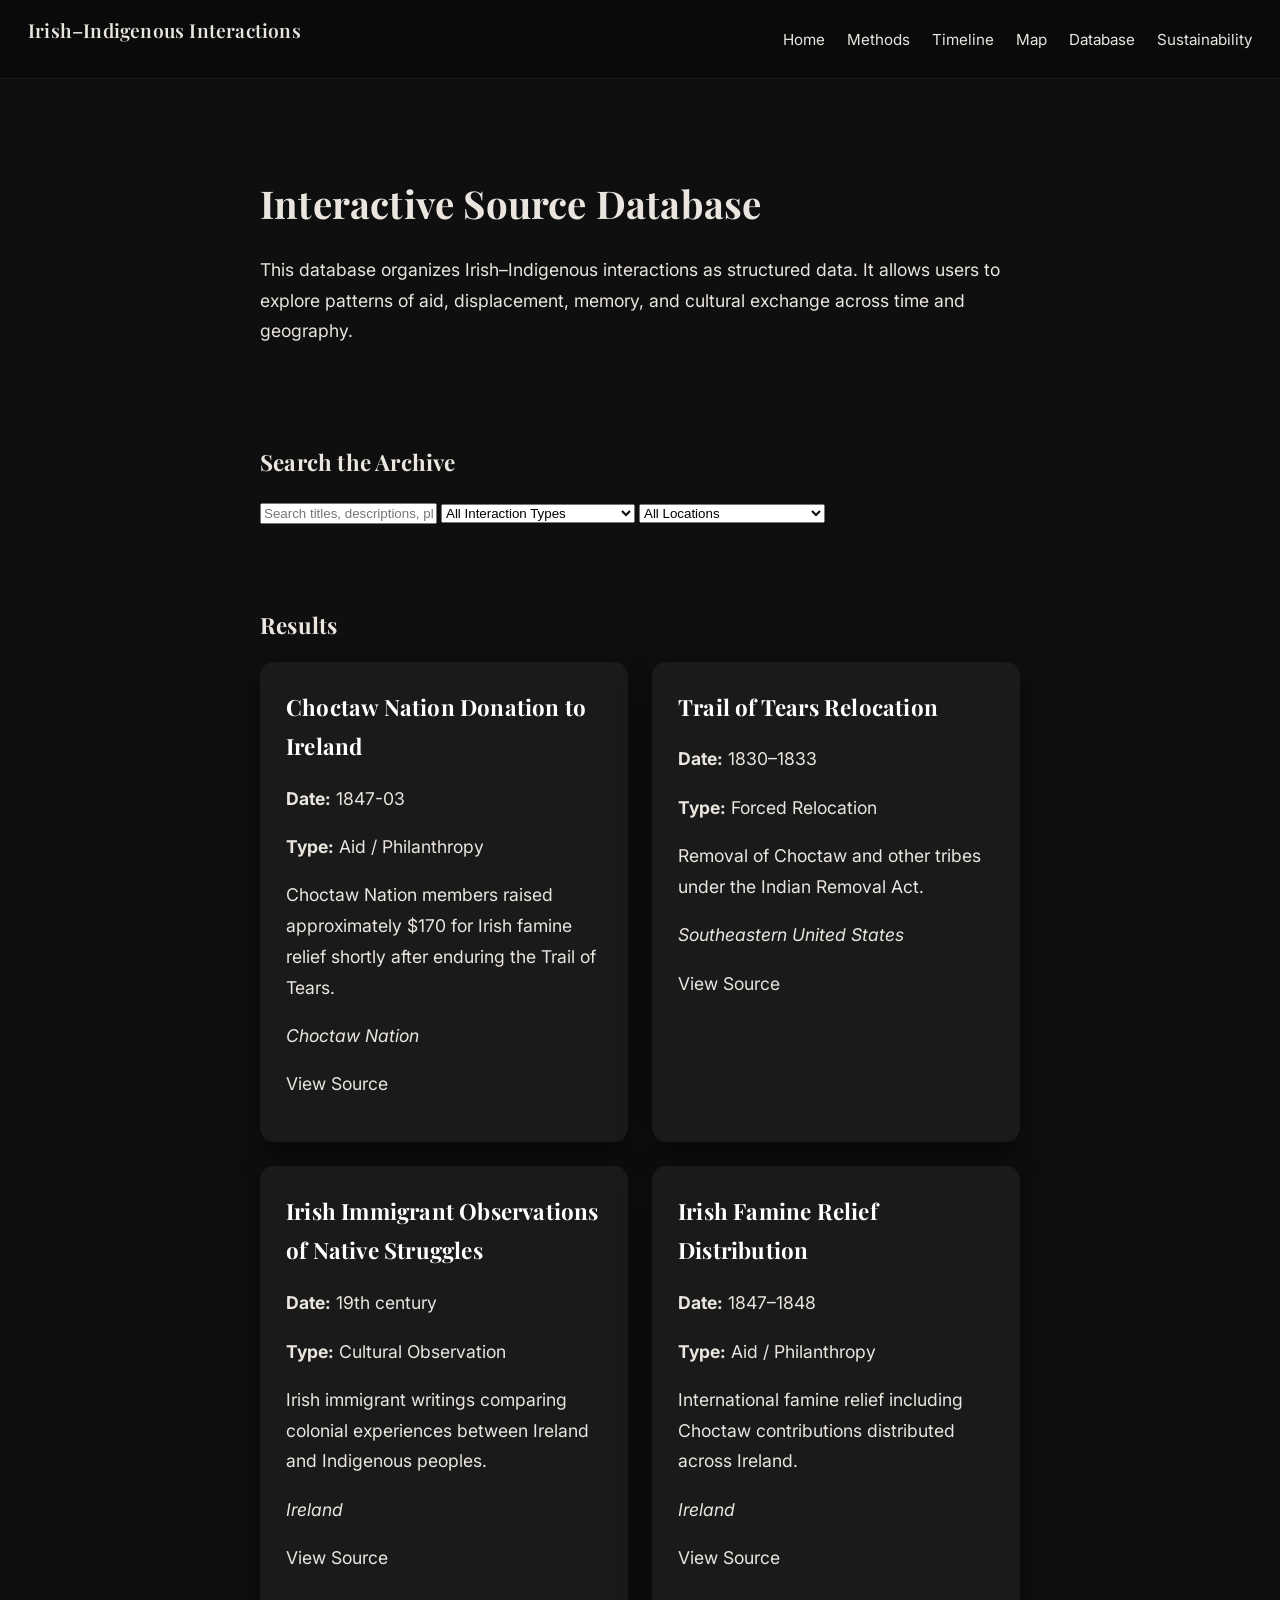
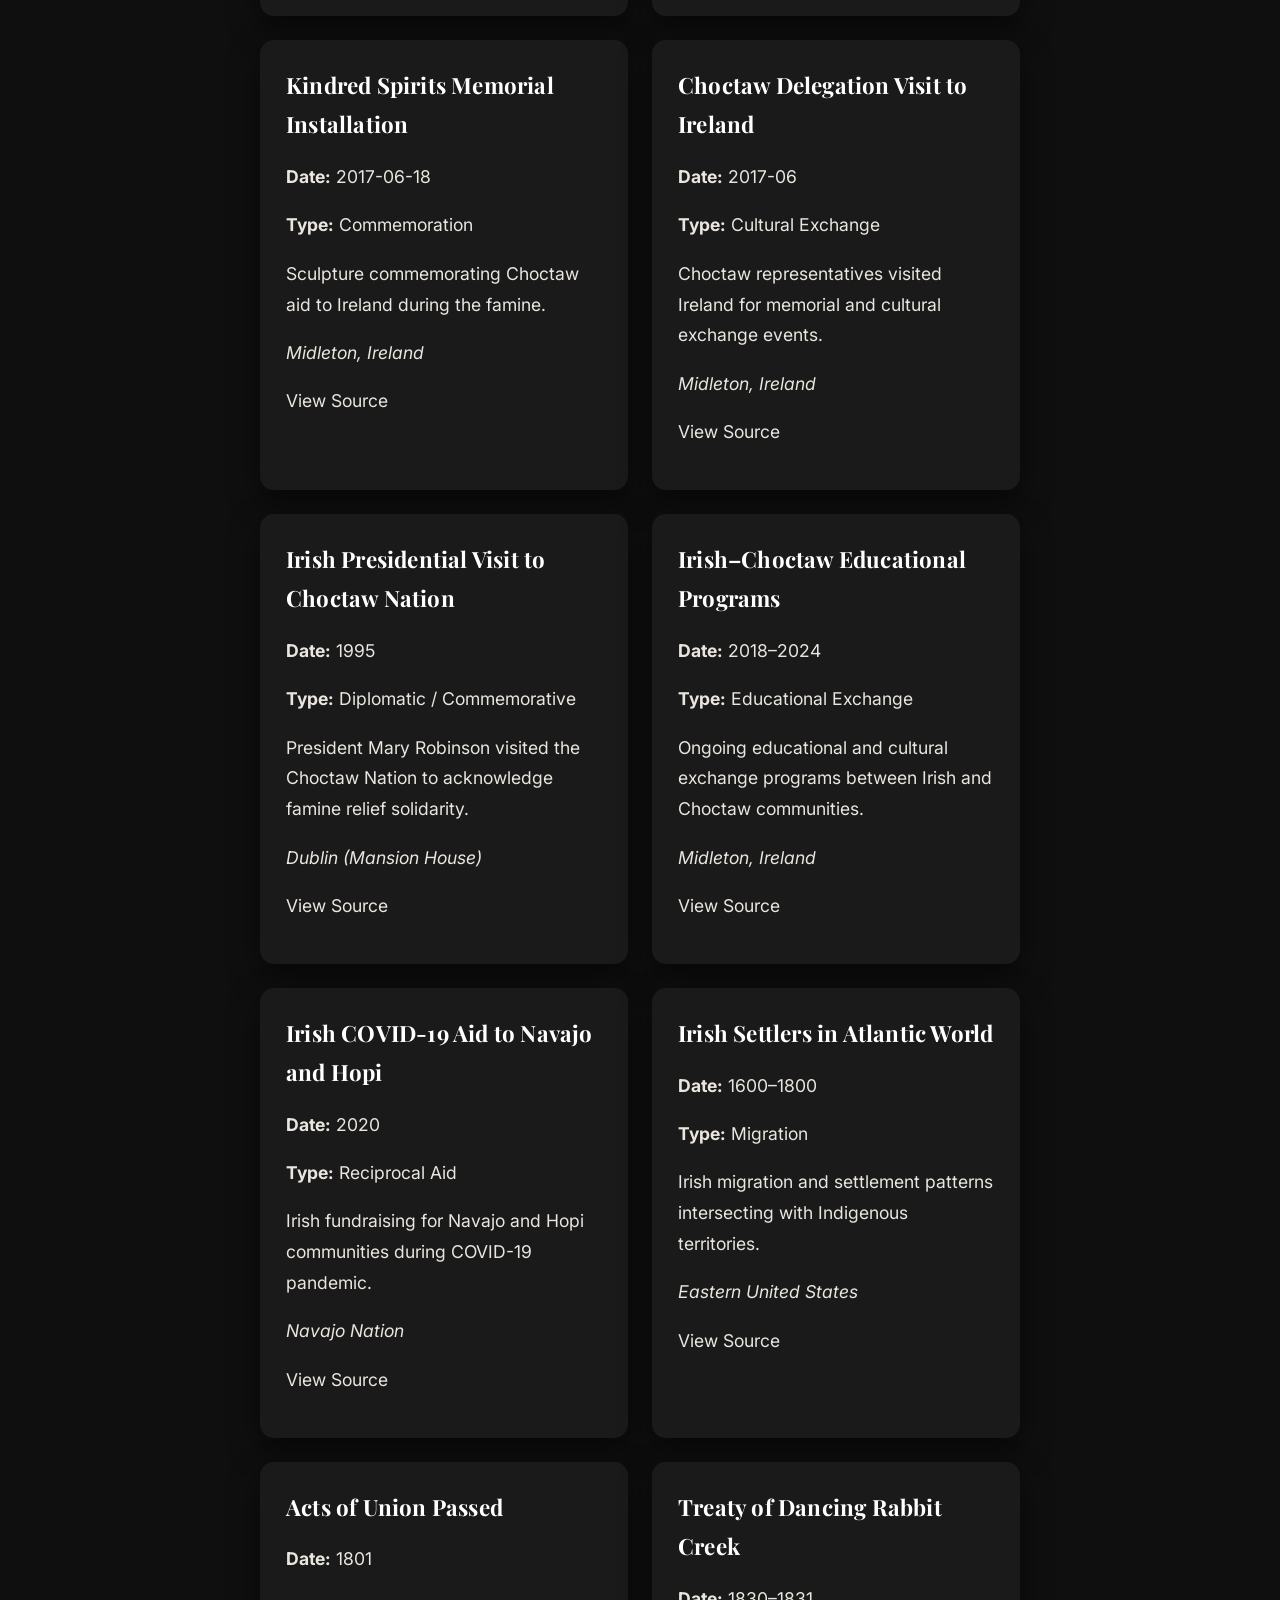
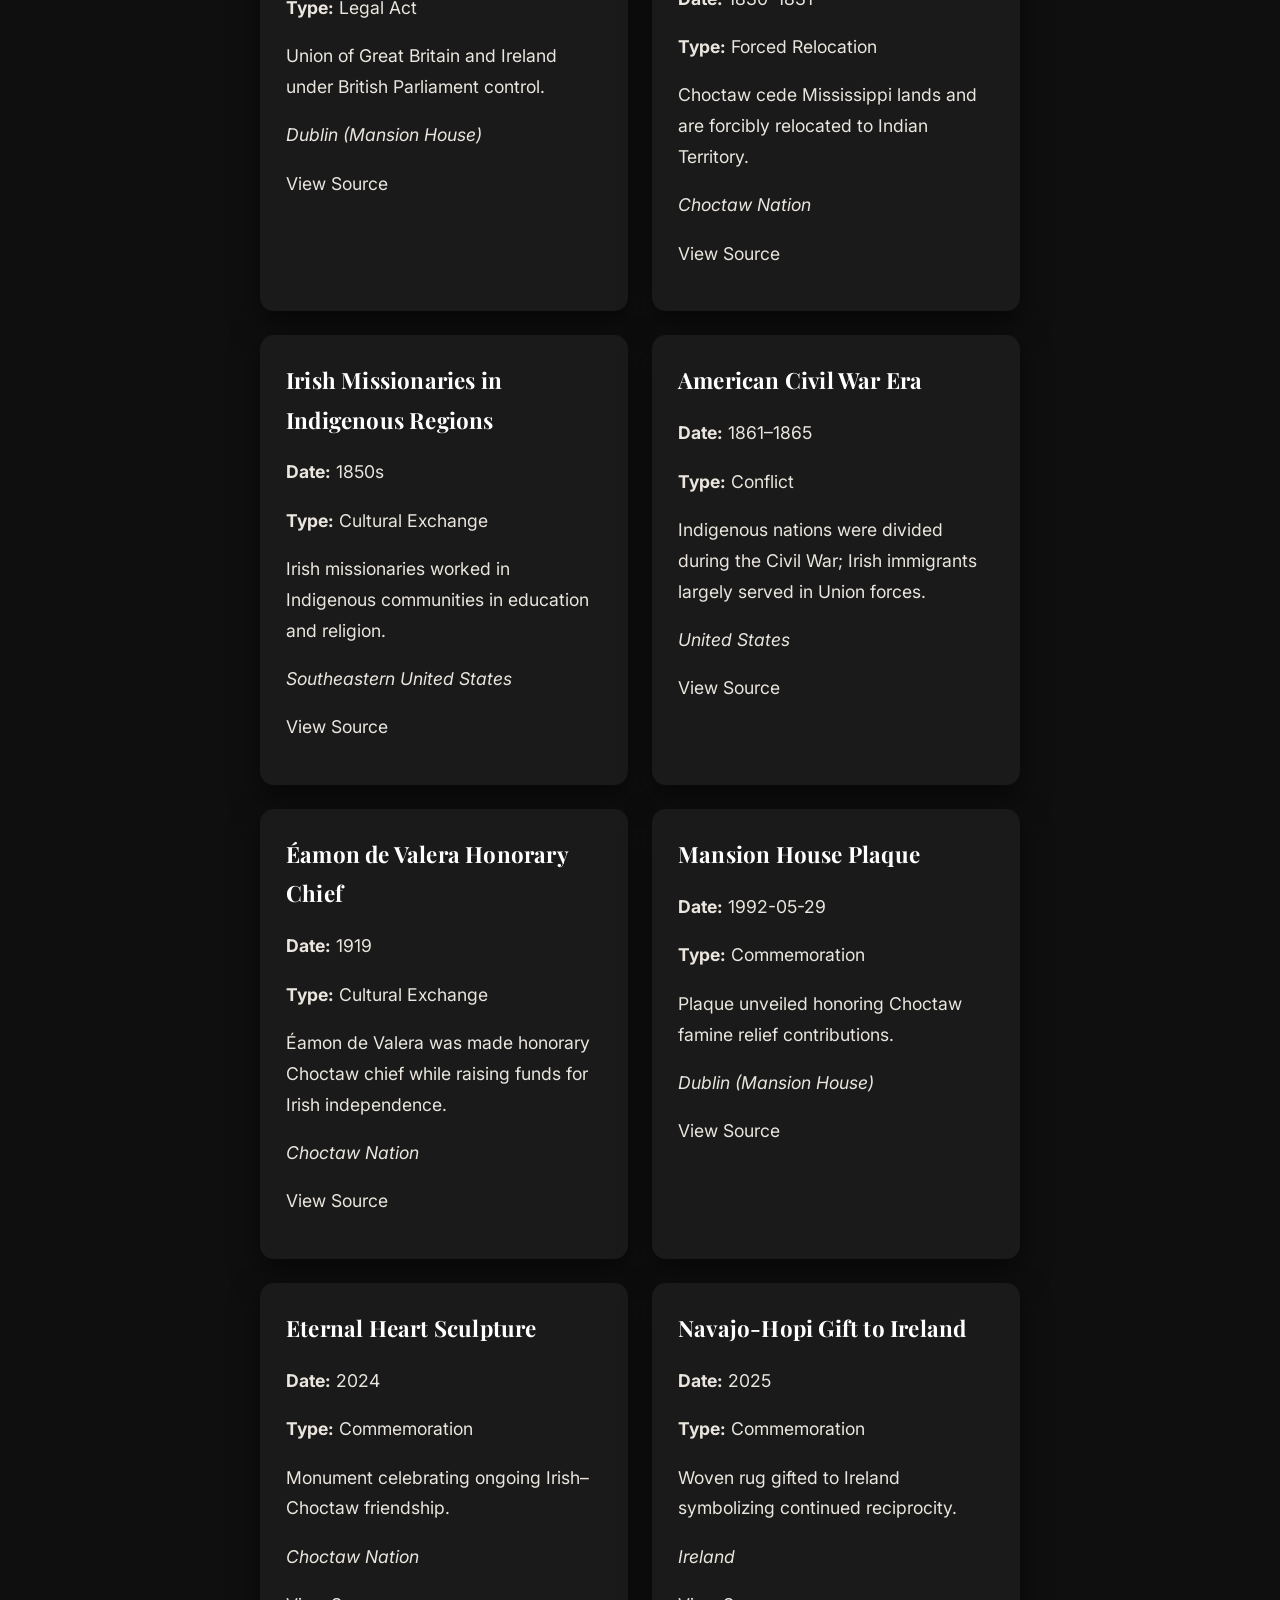
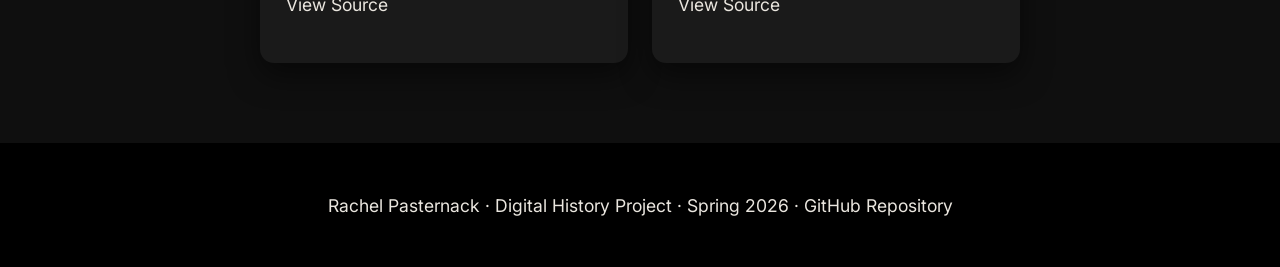
<file: database.html>
<!DOCTYPE html>
<html lang="en"> 
<head>
  <meta charset="UTF-8" />
  <meta name="viewport" content="width=device-width, initial-scale=1.0" />

  <title>Database | Irish–Indigenous Interactions</title>

  <link rel="stylesheet" href="style.css" />
  <link href="https://fonts.googleapis.com/css2?family=Playfair+Display:wght@400;700&family=Inter:wght@300;400;600&display=swap" rel="stylesheet">

  <meta name="description" content="Searchable database of Irish–Indigenous historical interactions, solidarity networks, and commemorative events.">
</head>

<body>

<nav>
  <div class="nav-container">
    <h1 class="logo">Irish–Indigenous Interactions</h1>

    <div class="nav-links">
      <a href="index.html">Home</a>
      <a href="methods.html">Methods</a>
      <a href="timeline.html">Timeline</a>
      <a href="map.html">Map</a>
      <a href="database.html" aria-current="page">Database</a>
      <a href="sustainability.html">Sustainability</a>
    </div>
  </div>
</nav>

<header class="section">
  <div class="container">

    <h2>Interactive Source Database</h2>

    <p>
      This database organizes Irish–Indigenous interactions as structured data.
      It allows users to explore patterns of aid, displacement, memory, and cultural exchange across time and geography.
    </p>

  </div>
</header>

<section class="section-light">
  <div class="container">

    <h3>Search the Archive</h3>

    <div class="filter-bar">

      <input type="text" id="searchInput" class="filter-input"
        placeholder="Search titles, descriptions, places..." />

      <select id="filterType" class="filter-select">
        <option value="">All Interaction Types</option>
      </select>

      <select id="filterPlace" class="filter-select">
        <option value="">All Locations</option>
      </select>

    </div>

  </div>
</section>

<section class="section section-alt">
  <div class="container">

    <h3>Results</h3>
    <div id="cardContainer" class="grid"></div>

  </div>
</section>

<script>

/* =========================
   DATASET
========================= */

const allData = [

{
id:"E001",
title:"Choctaw Nation Donation to Ireland",
start_date:"1847-03",
lat:34.738,
lng:-95.882,
interaction_type:"Aid / Philanthropy",
place:"Choctaw Nation",
description:"Choctaw Nation members raised approximately $170 for Irish famine relief shortly after enduring the Trail of Tears.",
source:"https://www.choctawnation.com/news/iti-fabvssa/an-act-of-empathy"
},

{
id:"E002",
title:"Trail of Tears Relocation",
start_date:"1830–1833",
lat:33,
lng:-85,
interaction_type:"Forced Relocation",
place:"Southeastern United States",
description:"Removal of Choctaw and other tribes under the Indian Removal Act.",
source:"https://www.loc.gov/item/2024791363/"
},

{
id:"E003",
title:"Irish Immigrant Observations of Native Struggles",
start_date:"19th century",
lat:53.142,
lng:-7.692,
interaction_type:"Cultural Observation",
place:"Ireland",
description:"Irish immigrant writings comparing colonial experiences between Ireland and Indigenous peoples.",
source:"https://dp.la/item/68b227cc618f4f93f48f9aba16c53f24/"
},

{
id:"E004",
title:"Irish Famine Relief Distribution",
start_date:"1847–1848",
lat:53,
lng:-8,
interaction_type:"Aid / Philanthropy",
place:"Ireland",
description:"International famine relief including Choctaw contributions distributed across Ireland.",
source:"https://www.choctawnation.com/news/iti-fabvssa/an-act-of-empathy/"
},

{
id:"E005",
title:"Kindred Spirits Memorial Installation",
start_date:"2017-06-18",
lat:51.916,
lng:-8.168,
interaction_type:"Commemoration",
place:"Midleton, Ireland",
description:"Sculpture commemorating Choctaw aid to Ireland during the famine.",
source:"https://www.corkcoco.ie/en/resident/planning-and-development/public-consultations/closed-part-8-development-consultation/part-8-proposed-installation-of-36-m-high-statue-and-ancillary-site-works-at-five-foot-way-carpark"
},

{
id:"E006",
title:"Choctaw Delegation Visit to Ireland",
start_date:"2017-06",
lat:51.916,
lng:-8.168,
interaction_type:"Cultural Exchange",
place:"Midleton, Ireland",
description:"Choctaw representatives visited Ireland for memorial and cultural exchange events.",
source:"https://www.choctawnation.com/about/history/irish-connection/"
},

{
id:"E007",
title:"Irish Presidential Visit to Choctaw Nation",
start_date:"1995",
lat:53.343,
lng:-6.254,
interaction_type:"Diplomatic / Commemorative",
place:"Dublin (Mansion House)",
description:"President Mary Robinson visited the Choctaw Nation to acknowledge famine relief solidarity.",
source:"https://president.ie/en/results?keywords=mary+robinson+choctaw"
},

{
id:"E008",
title:"Irish–Choctaw Educational Programs",
start_date:"2018–2024",
lat:51.916,
lng:-8.168,
interaction_type:"Educational Exchange",
place:"Midleton, Ireland",
description:"Ongoing educational and cultural exchange programs between Irish and Choctaw communities.",
source:"https://www.ireland.ie/en/usa/austin/news-and-events/news-archive/visit-by-taoiseach-leo-varadkar-to-the-choctaw-nation/"
},

{
id:"E009",
title:"Irish COVID-19 Aid to Navajo and Hopi",
start_date:"2020",
lat:36.107,
lng:-109.067,
interaction_type:"Reciprocal Aid",
place:"Navajo Nation",
description:"Irish fundraising for Navajo and Hopi communities during COVID-19 pandemic.",
source:"https://www.ireland.ie/en/usa/austin/news-and-events/news-archive/covid-19-travel-advice/"
},

{
id:"E012",
title:"Irish Settlers in Atlantic World",
start_date:"1600–1800",
lat:22,
lng:-67,
interaction_type:"Migration",
place:"Eastern United States",
description:"Irish migration and settlement patterns intersecting with Indigenous territories.",
source:"https://www.loc.gov/item/01011512/"
},

{
id:"E013",
title:"Acts of Union Passed",
start_date:"1801",
lat:53.343,
lng:-6.254,
interaction_type:"Legal Act",
place:"Dublin (Mansion House)",
description:"Union of Great Britain and Ireland under British Parliament control.",
source:"https://www.parliament.uk/about/living-heritage/evolutionofparliament/legislativescrutiny/parliamentandireland/collections/ireland/act-of-union-1800/"
},

{
id:"E014",
title:"Treaty of Dancing Rabbit Creek",
start_date:"1830–1831",
lat:34.738,
lng:-95.882,
interaction_type:"Forced Relocation",
place:"Choctaw Nation",
description:"Choctaw cede Mississippi lands and are forcibly relocated to Indian Territory.",
source:"https://www.loc.gov/item/2022689491/"
},

{
id:"E015",
title:"Irish Missionaries in Indigenous Regions",
start_date:"1850s",
lat:33,
lng:-85,
interaction_type:"Cultural Exchange",
place:"Southeastern United States",
description:"Irish missionaries worked in Indigenous communities in education and religion.",
source:"https://www.loc.gov/item/36016634/"
},

{
id:"E016",
title:"American Civil War Era",
start_date:"1861–1865",
lat:34.738,
lng:-95.882,
interaction_type:"Conflict",
place:"United States",
description:"Indigenous nations were divided during the Civil War; Irish immigrants largely served in Union forces.",
source:"https://www.loc.gov/search/?q=irish+soldiers+civil+war"
},

{
id:"E018",
title:"Éamon de Valera Honorary Chief",
start_date:"1919",
lat:34.738,
lng:-95.882,
interaction_type:"Cultural Exchange",
place:"Choctaw Nation",
description:"Éamon de Valera was made honorary Choctaw chief while raising funds for Irish independence.",
source:"https://catalogue.nli.ie/Collection/vtls000512255"
},

{
id:"E020",
title:"Mansion House Plaque",
start_date:"1992-05-29",
lat:53.343,
lng:-6.254,
interaction_type:"Commemoration",
place:"Dublin (Mansion House)",
description:"Plaque unveiled honoring Choctaw famine relief contributions.",
source:"https://www.dublincity.ie/culture-art-and-film/arts-culture-and-public-spaces/mansion-house"
},

{
id:"E022",
title:"Eternal Heart Sculpture",
start_date:"2024",
lat:34.738,
lng:-95.882,
interaction_type:"Commemoration",
place:"Choctaw Nation",
description:"Monument celebrating ongoing Irish–Choctaw friendship.",
source:"https://www.choctawnation.com/news/news-releases/choctaw-nation-unveils-eternal-heart-sculpture/"
},

{
id:"E023",
title:"Navajo-Hopi Gift to Ireland",
start_date:"2025",
lat:36.107,
lng:-109.067,
interaction_type:"Commemoration",
place:"Ireland",
description:"Woven rug gifted to Ireland symbolizing continued reciprocity.",
source:"https://www.oireachtas.ie/"
}

];

/* =========================
   RENDER + FILTER LOGIC
========================= */

function createCard(item) {
  const card = document.createElement('article');
  card.className = 'card';

  card.innerHTML = `
    <h3>${item.title}</h3>
    <p><strong>Date:</strong> ${item.start_date}</p>
    <p><strong>Type:</strong> ${item.interaction_type}</p>
    <p>${item.description}</p>
    <p><em>${item.place}</em></p>
    <p><a href="${item.source}" target="_blank">View Source</a></p>
  `;

  return card;
}

function renderCards(data) {
  const container = document.getElementById('cardContainer');
  container.innerHTML = '';
  data.forEach(item => container.appendChild(createCard(item)));
}

function applyFilters() {
  const search = document.getElementById('searchInput').value.toLowerCase();
  const type = document.getElementById('filterType').value;
  const place = document.getElementById('filterPlace').value;

  const filtered = allData.filter(d => {
    const text = `${d.title} ${d.description} ${d.place}`.toLowerCase();

    return (
      text.includes(search) &&
      (!type || d.interaction_type === type) &&
      (!place || d.place === place)
    );
  });

  renderCards(filtered);
}

/* INIT FILTERS */
function populateFilters() {
  const typeSel = document.getElementById('filterType');
  const placeSel = document.getElementById('filterPlace');

  [...new Set(allData.map(d => d.interaction_type))].forEach(t => {
    const o = document.createElement('option');
    o.value = t; o.textContent = t;
    typeSel.appendChild(o);
  });

  [...new Set(allData.map(d => d.place))].forEach(p => {
    const o = document.createElement('option');
    o.value = p; o.textContent = p;
    placeSel.appendChild(o);
  });
}

/* EVENTS */
document.getElementById('searchInput').addEventListener('input', applyFilters);
document.getElementById('filterType').addEventListener('change', applyFilters);
document.getElementById('filterPlace').addEventListener('change', applyFilters);

/* INIT */
populateFilters();
renderCards(allData);

</script>

<footer>
  <div class="container">
    <p>
      Rachel Pasternack · Digital History Project · Spring 2026 ·
      <a href="https://github.com/rapasternack/Digital-History" target="_blank">
        GitHub Repository
      </a>
    </p>
  </div>
</footer>

</body>
</html>
</file>
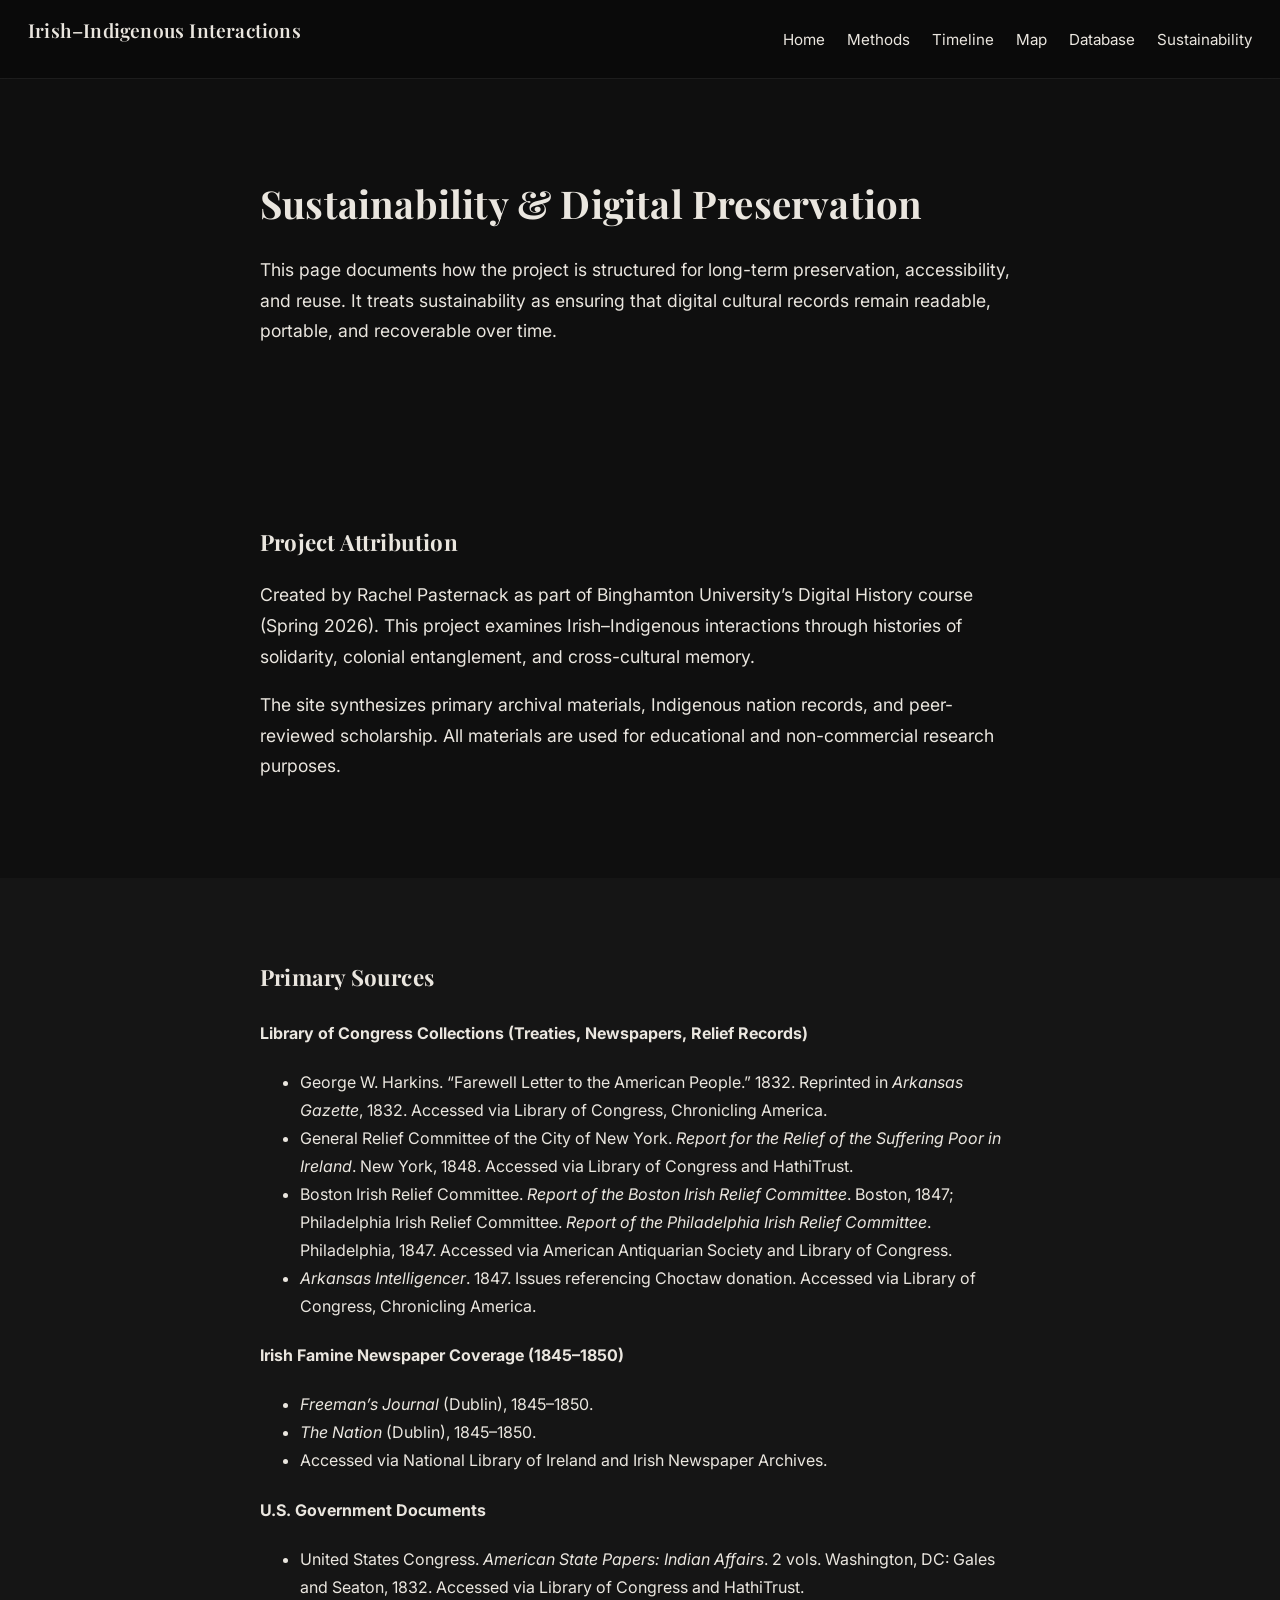
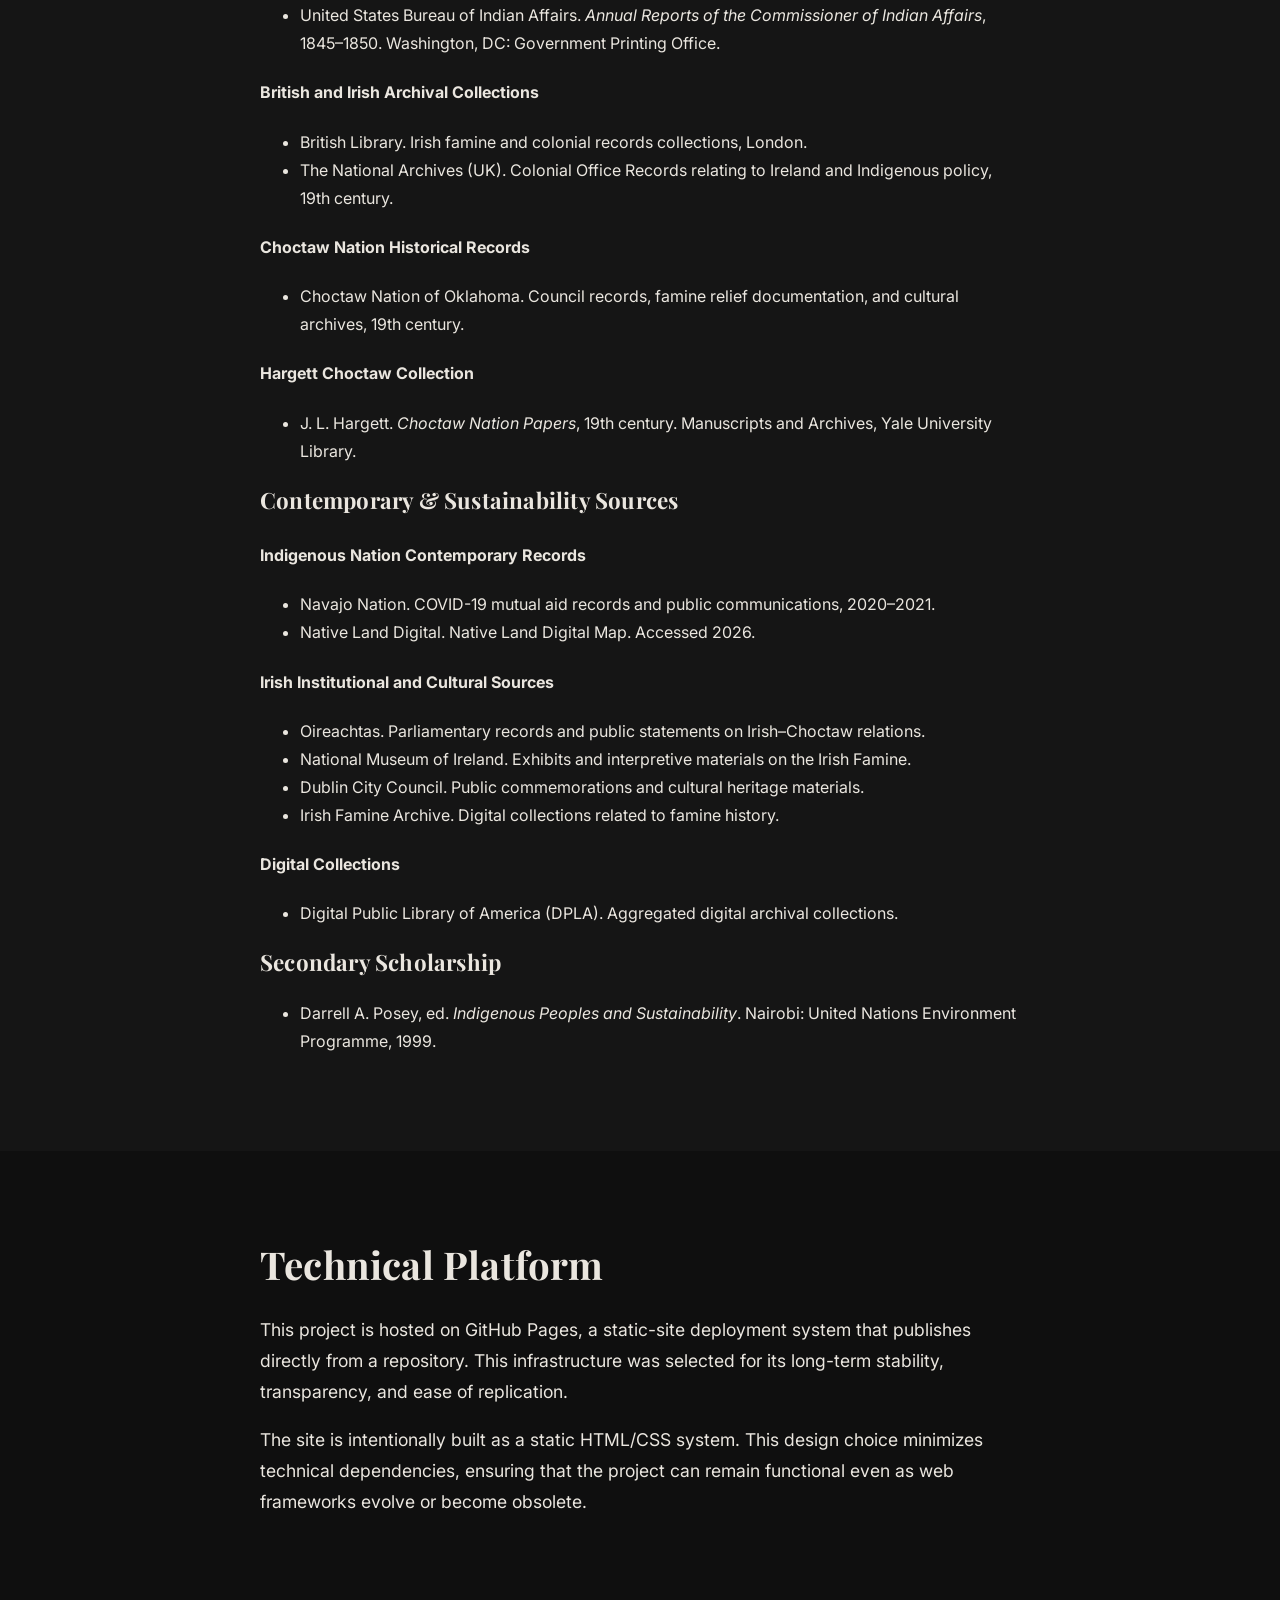
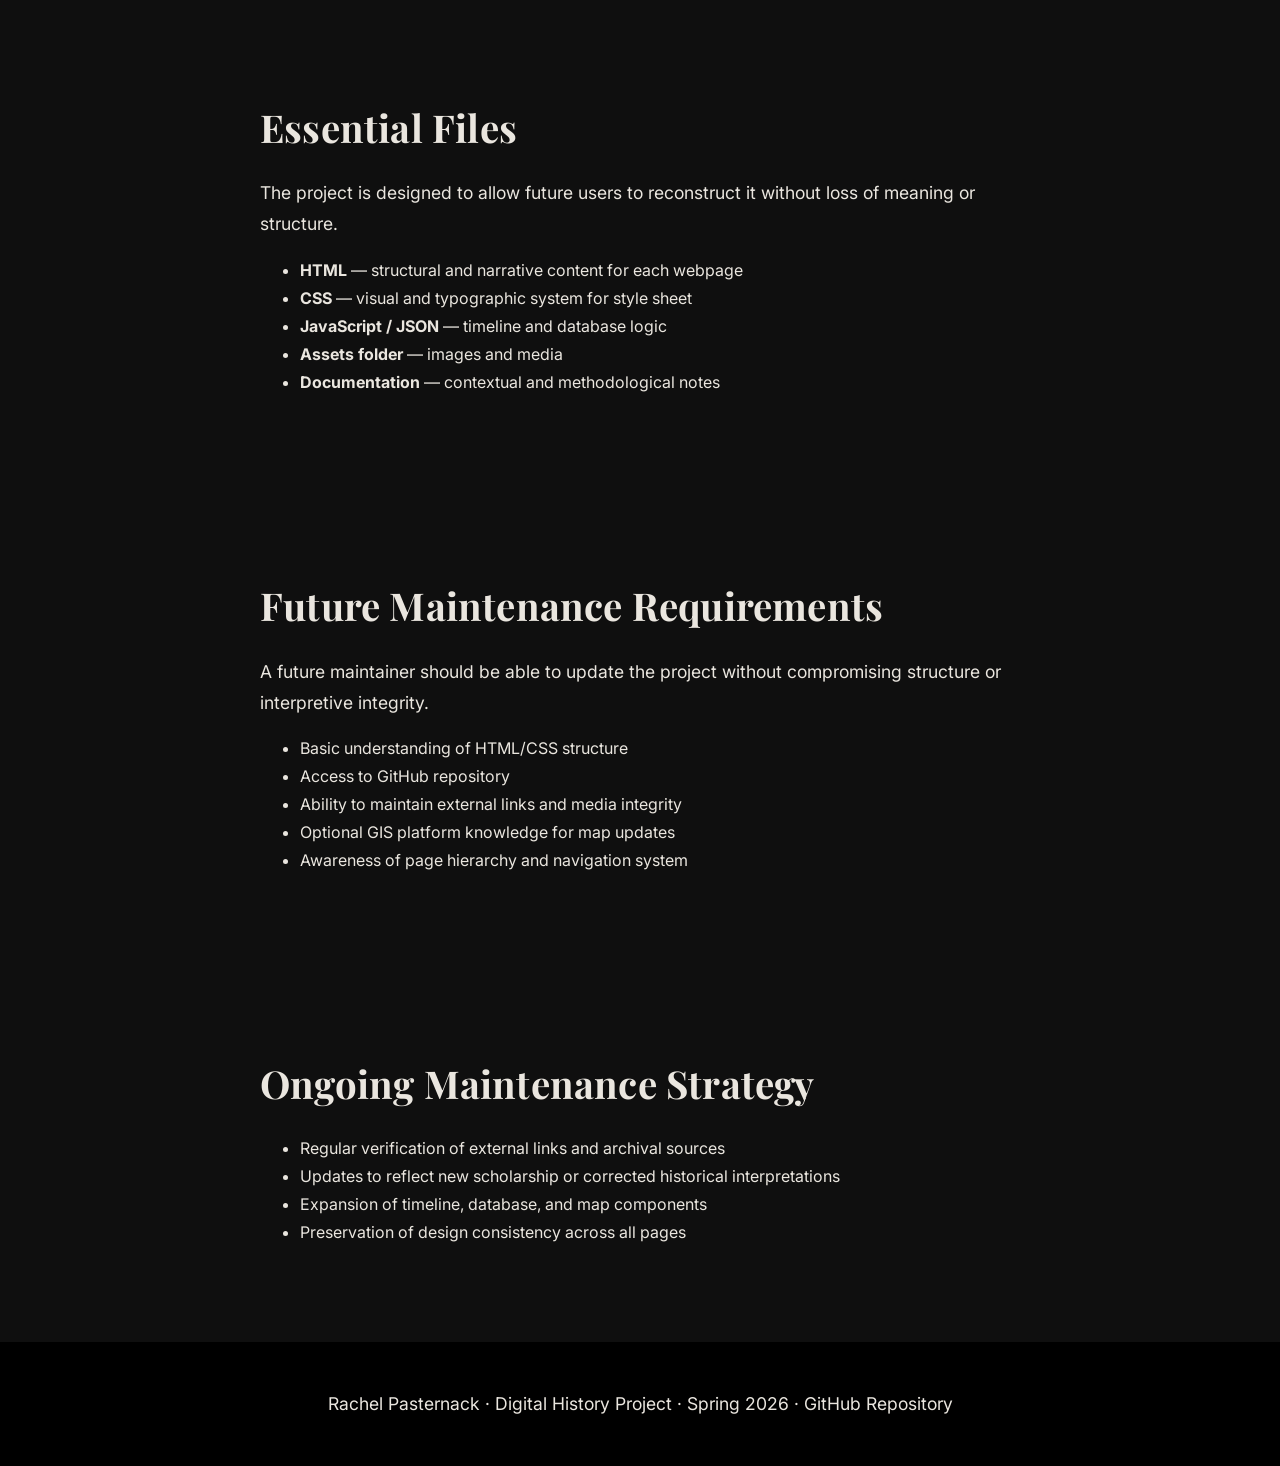
<file: sustainability.html>
<!DOCTYPE html>
<html lang="en">
<head> 
  <meta charset="UTF-8">
  <meta name="viewport" content="width=device-width, initial-scale=1.0">

  <title>Sustainability | Irish–Indigenous Interactions</title>

  <link rel="stylesheet" href="style.css">

  <link href="https://fonts.googleapis.com/css2?family=Playfair+Display:wght@400;700&family=Inter:wght@300;400;600&display=swap" rel="stylesheet">

  <meta name="description" content="Technical and archival sustainability documentation for the Irish–Indigenous Interactions digital history project.">
</head>

<body>

<!-- NAVIGATION -->
<nav>
  <div class="nav-container">
    <h1 class="logo">Irish–Indigenous Interactions</h1>

    <div class="nav-links">
      <a href="index.html">Home</a>
      <a href="methods.html">Methods</a>
      <a href="timeline.html">Timeline</a>
      <a href="map.html">Map</a>
      <a href="database.html">Database</a>
      <a href="sustainability.html" aria-current="page">Sustainability</a>
    </div>
  </div>
</nav>

<!-- HERO INTRO -->
<header class="section">
  <div class="container">

    <h2>Sustainability & Digital Preservation</h2>

    <p>
      This page documents how the project is structured for long-term preservation, accessibility, and reuse.
      It treats sustainability as ensuring that digital cultural records remain readable, portable, and recoverable over time.
    </p>

  </div>
</header>

<!-- CREDITS -->
<section class="section light">
  <div class="container">

    <h3>Project Attribution</h3>

    <p>
      Created by Rachel Pasternack as part of Binghamton University’s Digital History course (Spring 2026).
      This project examines Irish–Indigenous interactions through histories of solidarity, colonial entanglement,
      and cross-cultural memory.
    </p>

    <p>
      The site synthesizes primary archival materials, Indigenous nation records, and peer-reviewed scholarship.
      All materials are used for educational and non-commercial research purposes.
    </p>

  </div>
</section>

<!-- SOURCES -->
<section class="section dark">
  <div class="container">

    <h3>Primary Sources</h3>

    <h4>Library of Congress Collections (Treaties, Newspapers, Relief Records)</h4>
    <ul>
      <li>
        George W. Harkins. “Farewell Letter to the American People.” 1832. 
        Reprinted in <em>Arkansas Gazette</em>, 1832. 
        Accessed via <a href="https://www.loc.gov/" target="_blank">Library of Congress</a>, Chronicling America.
      </li>
      <li>
        General Relief Committee of the City of New York. 
        <em>Report for the Relief of the Suffering Poor in Ireland</em>. New York, 1848. 
        Accessed via Library of Congress and HathiTrust.
      </li>
      <li>
        Boston Irish Relief Committee. <em>Report of the Boston Irish Relief Committee</em>. Boston, 1847; 
        Philadelphia Irish Relief Committee. <em>Report of the Philadelphia Irish Relief Committee</em>. Philadelphia, 1847. 
        Accessed via American Antiquarian Society and Library of Congress.
      </li>
      <li>
        <em>Arkansas Intelligencer</em>. 1847. Issues referencing Choctaw donation. 
        Accessed via Library of Congress, Chronicling America.
      </li>
    </ul>

    <h4>Irish Famine Newspaper Coverage (1845–1850)</h4>
    <ul>
      <li>
        <em>Freeman’s Journal</em> (Dublin), 1845–1850.
      </li>
      <li>
        <em>The Nation</em> (Dublin), 1845–1850.
      </li>
      <li>
        Accessed via <a href="https://catalogue.nli.ie/" target="_blank">National Library of Ireland</a> 
        and Irish Newspaper Archives.
      </li>
    </ul>

    <h4>U.S. Government Documents</h4>
    <ul>
      <li>
        United States Congress. <em>American State Papers: Indian Affairs</em>. 2 vols. 
        Washington, DC: Gales and Seaton, 1832. 
        Accessed via Library of Congress and HathiTrust.
      </li>
      <li>
        United States Bureau of Indian Affairs. 
        <em>Annual Reports of the Commissioner of Indian Affairs</em>, 1845–1850. 
        Washington, DC: Government Printing Office.
      </li>
    </ul>

    <h4>British and Irish Archival Collections</h4>
    <ul>
      <li>
        <a href="https://www.bl.uk/" target="_blank">British Library</a>. 
        Irish famine and colonial records collections, London.
      </li>
      <li>
        <a href="https://www.nationalarchives.gov.uk/" target="_blank">The National Archives (UK)</a>. 
        Colonial Office Records relating to Ireland and Indigenous policy, 19th century.
      </li>
    </ul>

    <h4>Choctaw Nation Historical Records</h4>
    <ul>
      <li>
        Choctaw Nation of Oklahoma. Council records, famine relief documentation, 
        and cultural archives, 19th century.
      </li>
    </ul>

    <h4>Hargett Choctaw Collection</h4>
    <ul>
      <li>
        J. L. Hargett. <em>Choctaw Nation Papers</em>, 19th century. 
        Manuscripts and Archives, Yale University Library.
      </li>
    </ul>

    <h3>Contemporary & Sustainability Sources</h3>

    <h4>Indigenous Nation Contemporary Records</h4>
    <ul>
      <li>
        Navajo Nation. COVID-19 mutual aid records and public communications, 2020–2021.
      </li>
      <li>
        <a href="https://native-land.ca/" target="_blank">Native Land Digital</a>. 
        Native Land Digital Map. Accessed 2026.
      </li>
    </ul>

    <h4>Irish Institutional and Cultural Sources</h4>
    <ul>
      <li>
        <a href="https://www.oireachtas.ie/" target="_blank">Oireachtas</a>. 
        Parliamentary records and public statements on Irish–Choctaw relations.
      </li>
      <li>
        <a href="https://www.museum.ie/" target="_blank">National Museum of Ireland</a>. 
        Exhibits and interpretive materials on the Irish Famine.
      </li>
      <li>
        <a href="https://www.dublincity.ie/" target="_blank">Dublin City Council</a>. 
        Public commemorations and cultural heritage materials.
      </li>
      <li>
        Irish Famine Archive. Digital collections related to famine history.
      </li>
    </ul>

    <h4>Digital Collections</h4>
    <ul>
      <li>
        <a href="https://dp.la/" target="_blank">Digital Public Library of America (DPLA)</a>. 
        Aggregated digital archival collections.
      </li>
    </ul>

    <h3>Secondary Scholarship</h3>

    <ul>
      <li>
        Darrell A. Posey, ed. <em>Indigenous Peoples and Sustainability</em>. 
        Nairobi: United Nations Environment Programme, 1999.
      </li>
    </ul>

  </div>
</section>

<!-- PLATFORM -->
<section class="section section-alt">
  <div class="container">

    <h2>Technical Platform</h2>

    <p>
      This project is hosted on GitHub Pages, a static-site deployment system that publishes directly from a repository.
      This infrastructure was selected for its long-term stability, transparency, and ease of replication.
    </p>

    <p>
      The site is intentionally built as a static HTML/CSS system. This design choice minimizes technical dependencies,
      ensuring that the project can remain functional even as web frameworks evolve or become obsolete.
    </p>

  </div>
</section>

<!-- PRESERVATION -->
<section class="section">

  <div class="container">

    <h2>Essential Files</h2>

    <p>
      The project is designed to allow future users to reconstruct it without loss of meaning or structure.
    </p>

    <ul>
      <li><strong>HTML</strong> — structural and narrative content for each webpage</li>
      <li><strong>CSS</strong> — visual and typographic system for style sheet</li>
      <li><strong>JavaScript / JSON</strong> — timeline and database logic</li>
      <li><strong>Assets folder</strong> — images and media</li>
      <li><strong>Documentation</strong> — contextual and methodological notes</li>
    </ul>

  </div>
</section>

<!-- FUTURE USE -->
<section class="section section-alt">

  <div class="container">

    <h2>Future Maintenance Requirements</h2>

    <p>
      A future maintainer should be able to update the project without compromising structure or interpretive integrity.
    </p>

    <ul>
      <li>Basic understanding of HTML/CSS structure</li>
      <li>Access to GitHub repository</li>
      <li>Ability to maintain external links and media integrity</li>
      <li>Optional GIS platform knowledge for map updates</li>
      <li>Awareness of page hierarchy and navigation system</li>
    </ul>

  </div>
</section>

<!-- MAINTENANCE -->
<section class="section light">

  <div class="container">

    <h2>Ongoing Maintenance Strategy</h2>

    <ul>
      <li>Regular verification of external links and archival sources</li>
      <li>Updates to reflect new scholarship or corrected historical interpretations</li>
      <li>Expansion of timeline, database, and map components</li>
      <li>Preservation of design consistency across all pages</li>
    </ul>

  </div>
</section>

<!-- FOOTER -->
<footer>
  <div class="container">

    <p>
      Rachel Pasternack · Digital History Project · Spring 2026 ·
      <a href="https://github.com/rapasternack/Digital-History" target="_blank" rel="noopener">
        GitHub Repository
      </a>
    </p>

  </div>
</footer>

</body>
</html>
</file>
<file: style.css>
/* =========================
   DESIGN
========================= */
:root {
  --bg: #0f0f0f; 
  --bg-alt: #151515;
  --surface: #1a1a1a;
  --surface-2: #222;
  --text: #eae6df;
  --muted: #b8b8b8;
  --accent: #c2a878;

  --radius-sm: 8px;
  --radius-md: 14px;

  --space-xs: 10px;
  --space-sm: 20px;
  --space-md: 40px;
  --space-lg: 80px;
  --space-xl: 120px;

  --shadow: 0 12px 30px rgba(0,0,0,0.5);
}

/* =========================
   GLOBAL BASE
========================= */
* {
  box-sizing: border-box;
}

body {
  margin: 0;
  padding-top: 90px;
  font-family: "Inter", sans-serif;
  background: var(--bg);
  color: var(--text);
  line-height: 1.75;
}

h1, h2, h3 {
  font-family: "Playfair Display", serif;
  margin: 0 0 16px 0;
  letter-spacing: 0.2px;
}

h2 {
  font-size: 2.4rem;
}

h3 {
  font-size: 1.4rem;
}

p {
  font-size: 1.1rem;
  margin-bottom: 16px;
  color: var(--text);
}

/* =========================
   LAYOUT SYSTEM
========================= */
.container {
  max-width: 800px;
  margin: 0 auto;
  padding: 0 20px;
}

.section {
  padding: var(--space-lg) 0;
}

.section + .section {
  padding-top: var(--space-lg);
}

.section.light {
  background: var(--bg);
}

.section.dark {
  background: var(--bg-alt);
}

/* =========================
   LINKS
========================= */
a {
  color: var(--text);
  text-decoration: none;
  transition: color 0.2s ease;
}

a:hover {
  color: var(--accent);
}

/* =========================
   NAVIGATION
========================= */
nav {
  position: fixed;
  top: 0;
  width: 100%;
  z-index: 1000;

  background: rgba(10,10,10,0.85);
  backdrop-filter: blur(10px);
  border-bottom: 1px solid rgba(255,255,255,0.08);
}

.nav-container {
  display: flex;
  justify-content: space-between;
  align-items: center;
  padding: 14px 28px;
}

.logo {
  font-size: 1.2rem;
  font-weight: 600;
}

.nav-links a {
  margin-left: 18px;
  font-size: 0.95rem;
  position: relative;
}

.nav-links a::after {
  content: "";
  position: absolute;
  left: 0;
  bottom: -6px;
  width: 0%;
  height: 2px;
  background: var(--accent);
  transition: width 0.25s ease;
}

.nav-links a:hover::after {
  width: 100%;
}

/* =========================
   HERO
========================= */
.hero {
  height: 100vh;
  background: url('images/irish-indigenous.jpg') center/cover no-repeat;
  position: relative;

  display: flex;
  align-items: center;
  justify-content: center;
  text-align: center;
}

.overlay {
  position: absolute;
  inset: 0;
  background: rgba(0,0,0,0.65);

  display: flex;
  flex-direction: column;
  justify-content: center;
  align-items: center;
  padding: var(--space-md);
}

.overlay h1 {
  font-size: 4rem;
  color: white;
  text-shadow: 0 4px 25px rgba(0,0,0,0.8);
}

.overlay p {
  font-size: 1.3rem;
  max-width: 750px;
  color: #ddd;
}

/* HERO CAPTION */
.hero-caption {
  text-align: center;
  font-size: 0.95rem;
  color: var(--muted);
  max-width: 750px;
  margin: 20px auto;
}

/* =========================
   GRID SYSTEM
========================= */
.grid {
  display: grid;
  grid-template-columns: repeat(auto-fit, minmax(260px, 1fr));
  gap: 24px;
}

/* =========================
   CARDS
========================= */
.card {
  background: var(--surface);
  padding: 26px;
  border-radius: var(--radius-md);
  box-shadow: var(--shadow);
  transition: transform 0.25s ease, box-shadow 0.25s ease;
  color: var(--text);
}

.card:hover {
  transform: translateY(-6px);
  box-shadow: 0 18px 45px rgba(0,0,0,0.65);
}

.card h3 {
  margin-bottom: 10px;
  color: white;
}

/* =========================
   TIMELINE
========================= */
.timeline {
  margin: 60px 0;
  border-left: 2px solid rgba(255,255,255,0.12);
  padding-left: 40px;
  display: flex;
  flex-direction: column;
  gap: 24px;
}

.timeline-item {
  display: flex;
  justify-content: space-between;
  align-items: flex-start;
  gap: 28px;

  background: var(--surface);
  padding: 24px;
  box-shadow: var(--shadow);
}

.timeline-content {
  flex: 1;
}

.timeline-media {
  width: 180px;
  flex-shrink: 0;
  display: flex;
  flex-direction: column;
  align-items: flex-end;
  text-align: right;
}

.timeline-media img, 
.timeline-img {
  width: 160px;
  height: 110px;
  object-fit: cover;
  display: block;
}

.timeline-media p {
  margin: 6px 0 0;
  font-size: 0.75rem;
  color: var(--muted);
}

.timeline-date {
  font-size: 0.8rem;
  letter-spacing: 2px;
  text-transform: uppercase;
  color: var(--accent);
  margin-bottom: 10px;
}

.timeline-caption {
  font-size: 0.75rem;
  color: var(--muted);
  margin-top: 8px;
  text-align: right;
}

/* =========================
   TABLES
========================= */
table {
  width: 100%;
  border-collapse: collapse;
  background: var(--surface);
  border-radius: var(--radius-md);
  overflow: hidden;
}

th, td {
  padding: 14px;
  border-bottom: 1px solid #333;
}

th {
  background: var(--surface-2);
  text-align: left;
}

/* =========================
   FOOTER
========================= */
footer {
  background: #000;
  text-align: center;
  padding: 30px;
  font-size: 0.9rem;
  color: var(--muted);
}

/* =========================
   RESPONSIVE
========================= */
@media (max-width: 768px) {

  .overlay h1 {
    font-size: 2.6rem;
  }

  .overlay p {
    font-size: 1.1rem;
  }

  h2 {
    font-size: 2rem;
  }

  .timeline-item {
    flex-direction: column;
  }

  .timeline-media {
    width: 100%;
    align-items: flex-start;
    text-align: left;
  }

  .timeline-media img,
  .timeline-img{
    width: 100%;
    height: auto;
  }
}
</file>
